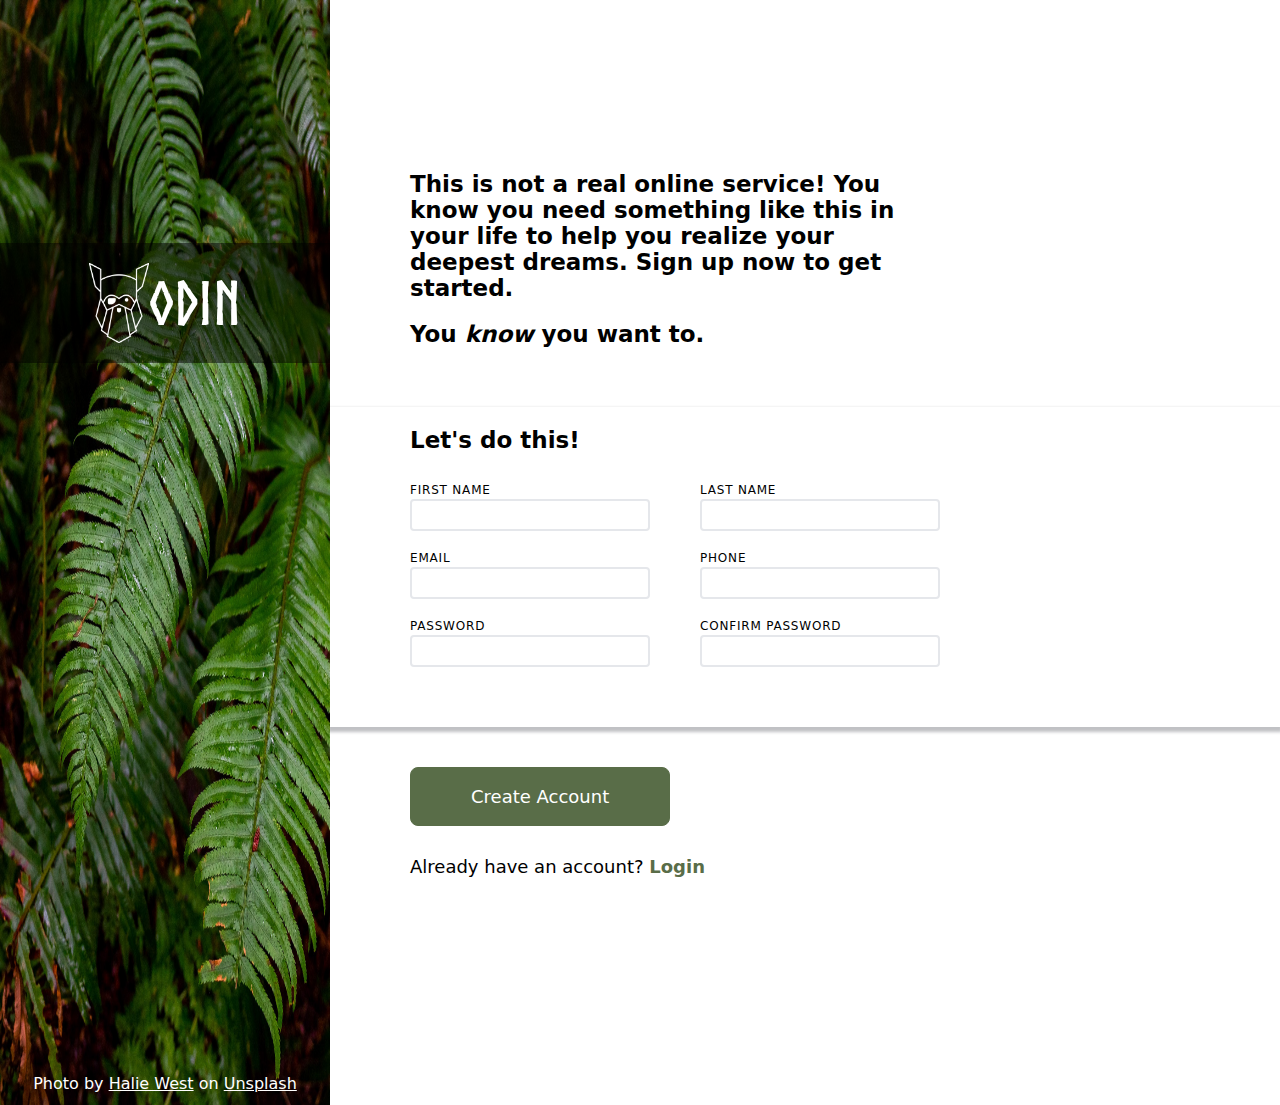
<file: index.html>
<!DOCTYPE html>
<html lang="en">
<head>
    <meta charset="UTF-8">
    <meta name="viewport" content="width=device-width, initial-scale=1.0">
    <link rel="stylesheet" href="style.css">
    <script src="script.js" defer></script>
    <title>Odin | Sign-up</title>
</head>
<body>
    <section class="side-image">
        <div class="logo-container">
            <img class="logo" src="images/odin_lined.png">
            <span class="logo-text">ODIN</span>
        </div>
        <div class="photo-credit">Photo by <a href="https://unsplash.com/@haliewestphoto" target="_blank">Halie West</a> on <a href="https://unsplash.com/photos/25xggax4bSA" target="_blank">Unsplash</a></div>
    </section>

    <section class="form-container">
        <article class="sign-up-banner">
            <div class="banner-row">
                This is not a real online service! You know you need something like
                this in your life to help you realize your deepest dreams. 
                <span>Sign up now to get started.</span>
            </div>
            <div class="banner-row">
                You <em>know</em> you want to.
            </div>
        </article>

        <form>
            <section class="fill-form">
                <h4 class="form-heading">Let's do this!</h4>
                <div class="form-row">
                    <div class="form-group">
                        <label for="first-name">FIRST NAME</label>
                        <input type="text" id="first-name" name="first-name">
                    </div>
                    <div class="form-group">
                        <label for="last-name">LAST NAME</label>
                        <input type="text" id="last-name" name="last-name">
                    </div>
                </div>
                <div class="form-row">
                    <div class="form-group">
                        <label for="email">EMAIL</label>
                        <input type="email" id="email" name="email">
                    </div>
                    <div class="form-group">
                        <label for="phone">PHONE</label>
                        <input type="text" id="phone" name="phone">
                    </div>
                </div>
                <div class="form-row">
                    <div class="form-group">
                        <label for="password">PASSWORD</label>
                        <input type="password" id="password" name="password">
                    </div>
                    <div class="form-group">
                        <label for="confirm-password">CONFIRM PASSWORD</label>
                        <input type="password" id="confirm-password" name="confirm-password">
                        <span class="password-hint"></span>
                    </div>
                </div>
            </section>

            <section class="submit-form">
                <button type="submit" class="create-account">Create Account</button>
                <span class="login-text">Already have an account? <a href="#" class="login-link">Login</a></span>
            </section>
        </form>
    </section>
</body>
</html>
</file>
<file: style.css>
@font-face {

    font-family: "Norse Bold";
    src: url(fonts/norse_bold.woff);
}

:root {
    --system-ui: system-ui, "Segoe UI", Roboto, Helvetica, Arial, sans-serif, "Apple Color Emoji", "Segoe UI Emoji", "Segoe UI Symbol";

    font-size: 6.25%;

    --form-border-color: #E5E7EB;
    --form-focus-color: blue;
    --pwd-mis-match-color: red;
    --pwd-match-color: green;

    --button-color: #fff;
    --button-background: #596D48;
    --box-shadow-color: #C0C1C4;
}

* {
    box-sizing: border-box;
    margin: 0;
    padding: 0;
}

body {
    display: flex;

    width: 100%;
    min-height: 100vh;

    font-family: var(--system-ui);
    font-size: 16rem;
}

.side-image {
    position: relative;

    flex: 1 0 200px;

    background-size: 100% 100%;
    background-image: url(images/green_leaf_plant.jpg);
}

.logo-container {
    position: absolute;
    top: 22%;

    display: flex;
    justify-content: center;
    align-items: center;

    width: 100%;
    padding: 20rem 0;

    text-align: center;
    background-color: rgba(0 0 0 / 0.5);
}

.logo {
    height: 80rem;
}

.logo-text {
    color: white;
    font-family: "Norse Bold";
    font-size: 60rem;
}

.photo-credit {
    position: absolute;
    bottom: 0;

    width: 100%;
    padding-bottom: 12rem;

    text-align: center;
    color: white;
}

.photo-credit > a,
.photo-credit > a:visited {
    color: inherit;
}

.form-container {
    flex: 3 0 400px;

}

.sign-up-banner {
    display: flex;
    flex-direction: column;

    font-weight: bold;
    font-size: 23rem;

    padding: 18% 340rem 0 80rem;
}

.banner-row + .banner-row {
    margin-top: 20rem;
}

.banner-row:last-of-type {
    margin-bottom: 60rem;
}

.fill-form {
    display: flex;
    flex-direction: column;

    padding: 20rem 340rem 20rem 80rem;
    box-shadow: 0px 3px 3px 2px var(--box-shadow-color);
}

.form-heading {
    margin-bottom: 30rem; 

    font-weight: bold;
    font-size: 23rem;
}

.form-row {
    display: flex;
    gap: 50rem;

    margin-bottom: 20rem;
}

label {
    display: block;
    margin-bottom: 2rem;

    font-size: 12rem;
    font-weight: 500;
    letter-spacing: 0.8rem;
}

input {
    width: 240rem;
    height: 32rem;
    appearance: none;

    border: 2px solid var(--form-border-color);
    border-radius: 4px;
    padding: 8rem;
}

input:focus {
    outline: none;
    border: 1px solid var(--form-focus-color);
    box-shadow: 3px 3px 3px 0px var(--box-shadow-color);
}

.password-hint {
    display: block;
    height: 20rem;

    font-size: 14rem;
}

.mis-match-form,
.mis-match-form:focus {
    border: 1px solid var(--pwd-mis-match-color);
}

.password-no-match::before {
    color: var(--pwd-mis-match-color);
    content: "* Passwords do not match";
}

.match-form,
.match-form:focus {
    border: 1px solid var(--pwd-match-color);
}

.password-match::before {
    color: var(--pwd-match-color);
    content: "✓ Passwords match"
}

.submit-form {
    padding-left: 80rem;
    padding-bottom: 24%;
    margin-top: 40rem;

    font-size: 18rem;
}

.create-account {
    display: block;

    appearance: none;

    border: 1px solid var(--button-background);
    border-radius: 8px;
    padding: 18rem 60rem;
    margin-bottom: 30rem;

    font-family: inherit;
    font-size: 100%;

    color: var(--button-color);
    background-color: var(--button-background);
}

.create-account:hover {
    color: var(--button-background);
    background-color: var(--button-color);
}

.login-text {
    font-weight: 450;
}

.login-link {
    text-decoration: none;
    font-weight: 800;

    color: var(--button-background);
}
</file>
